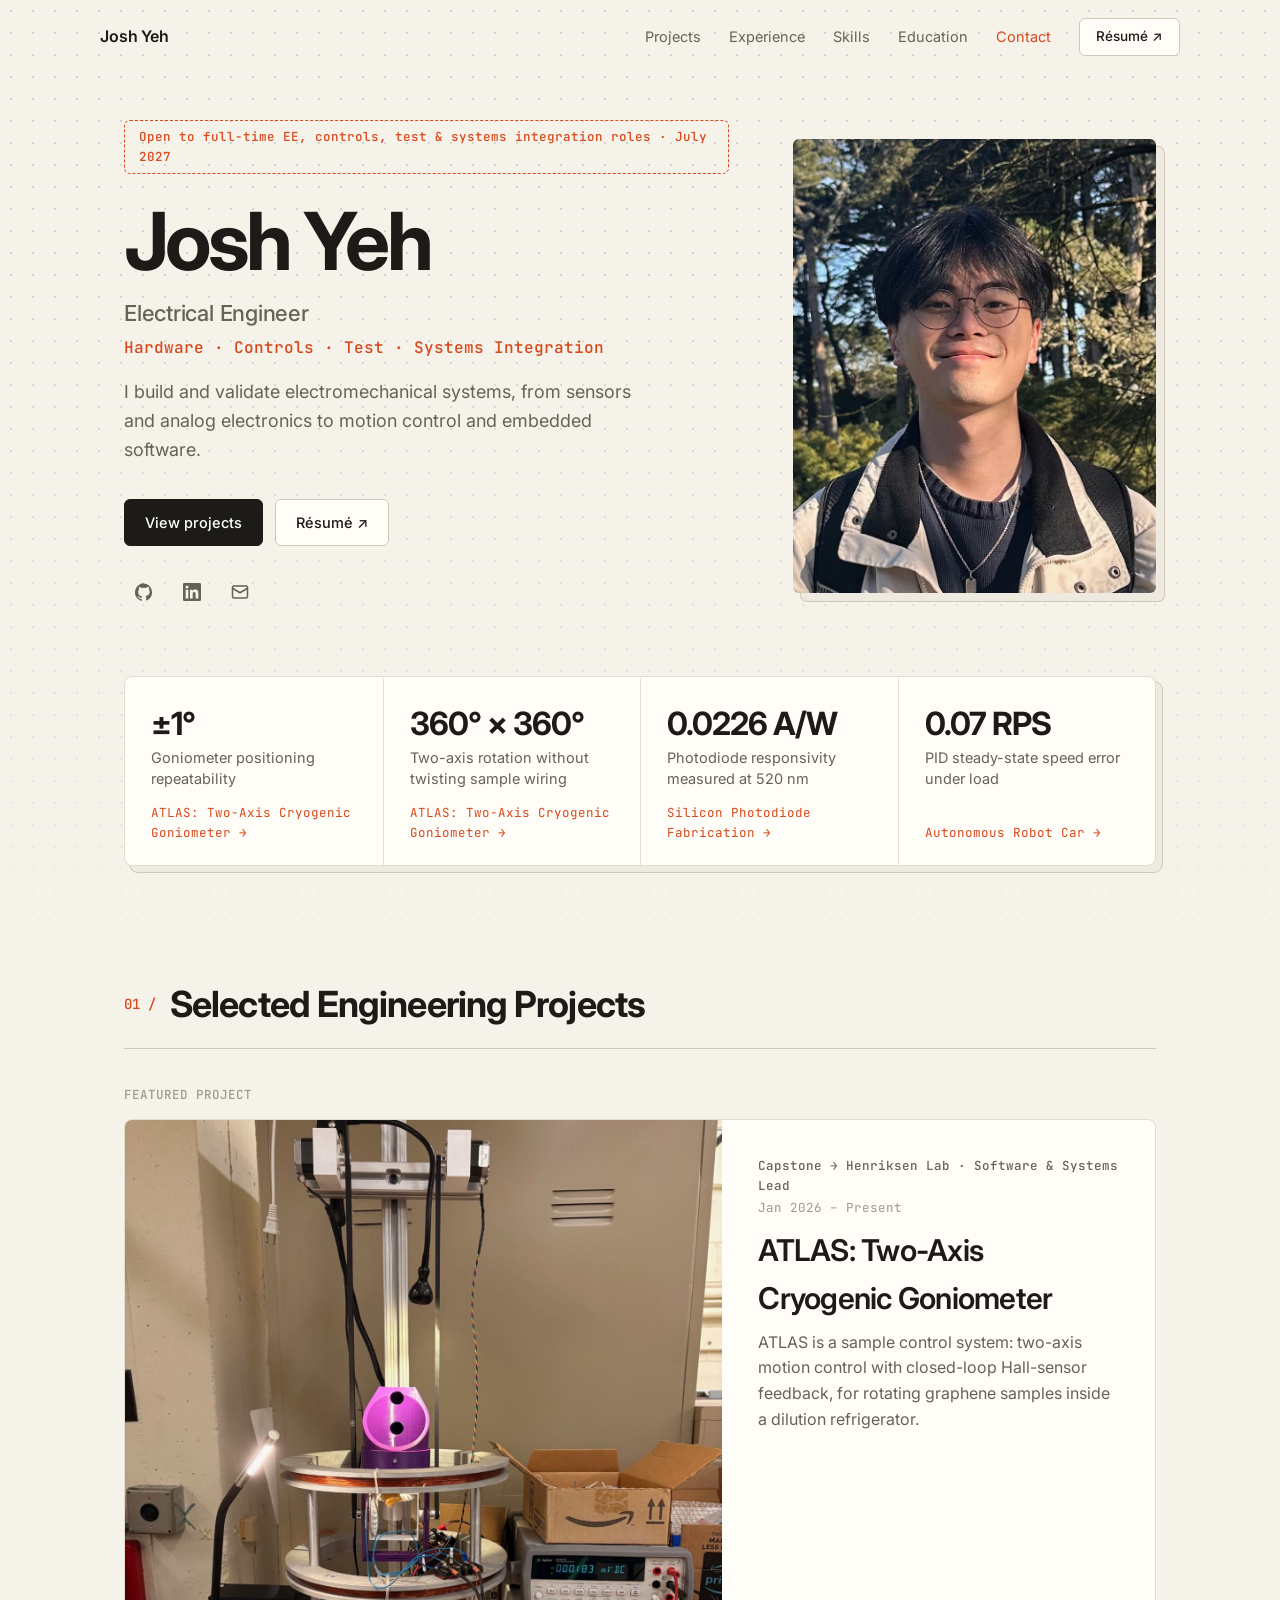
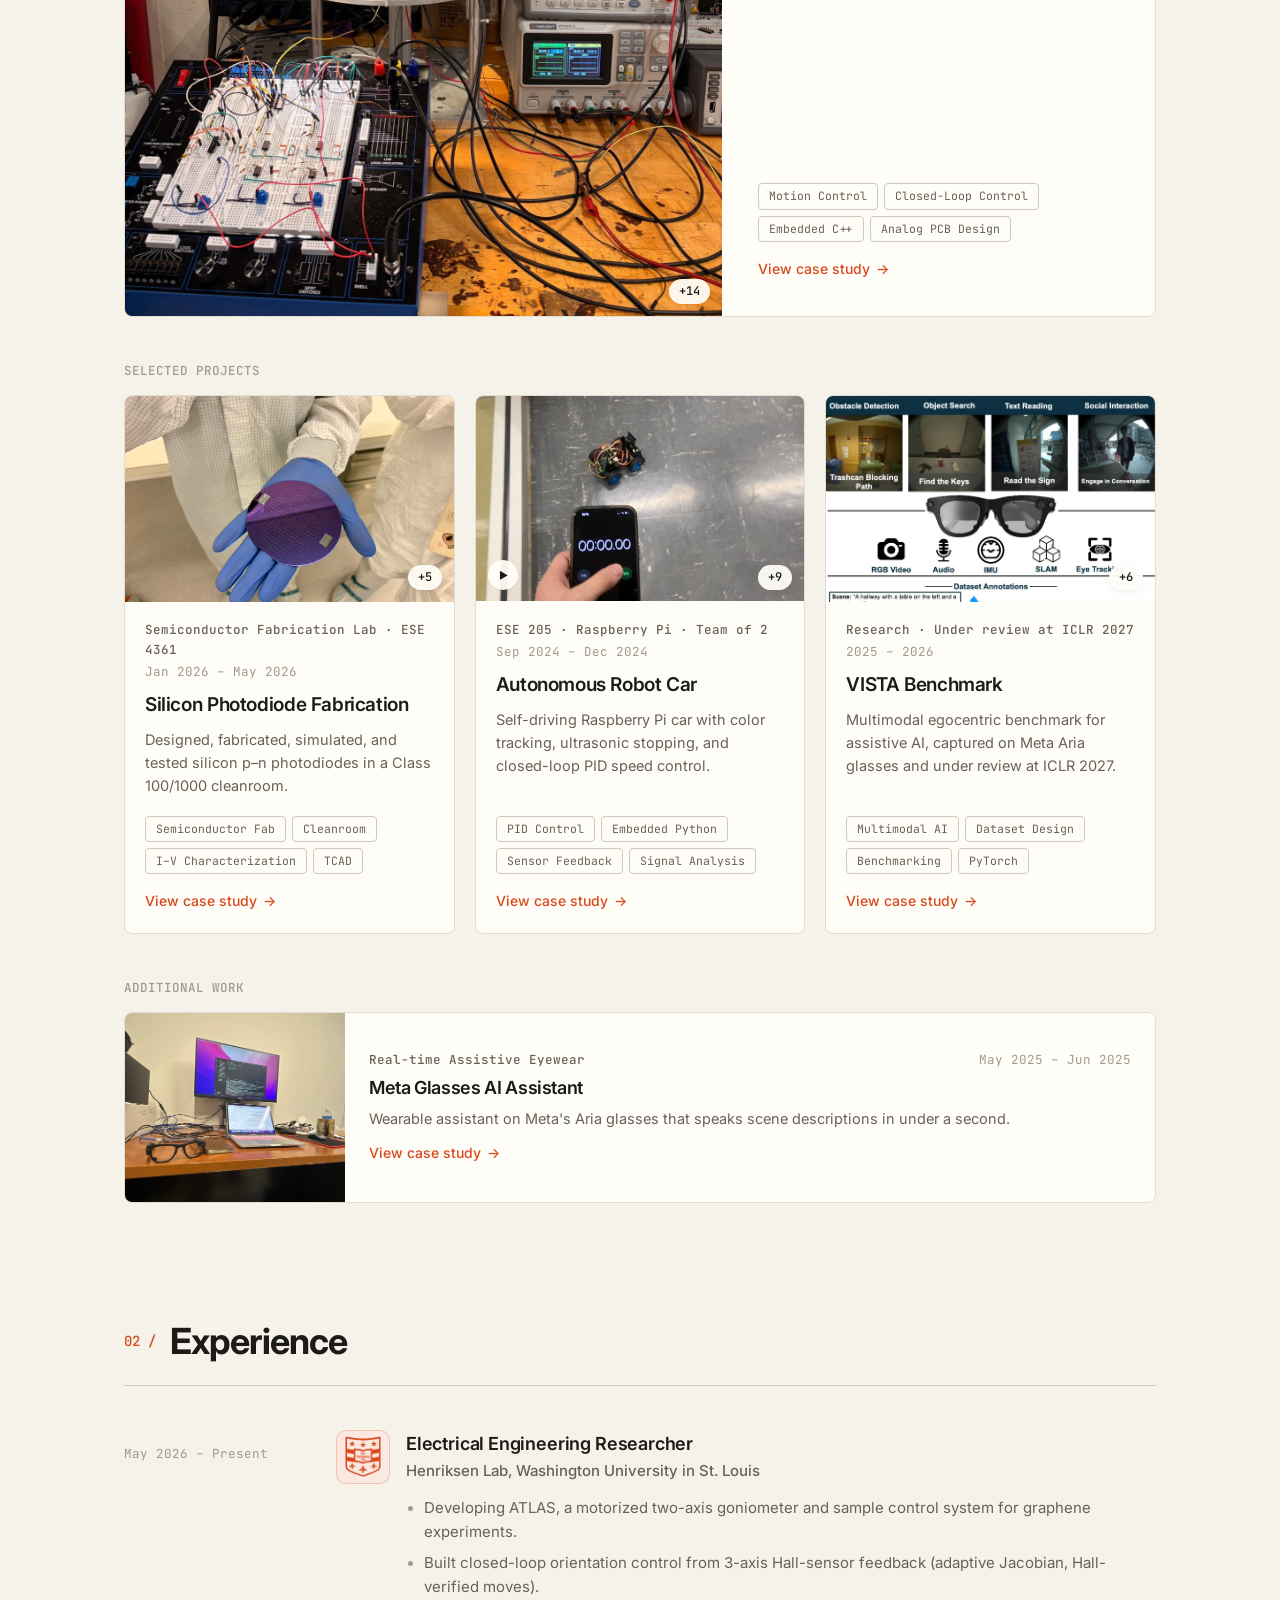
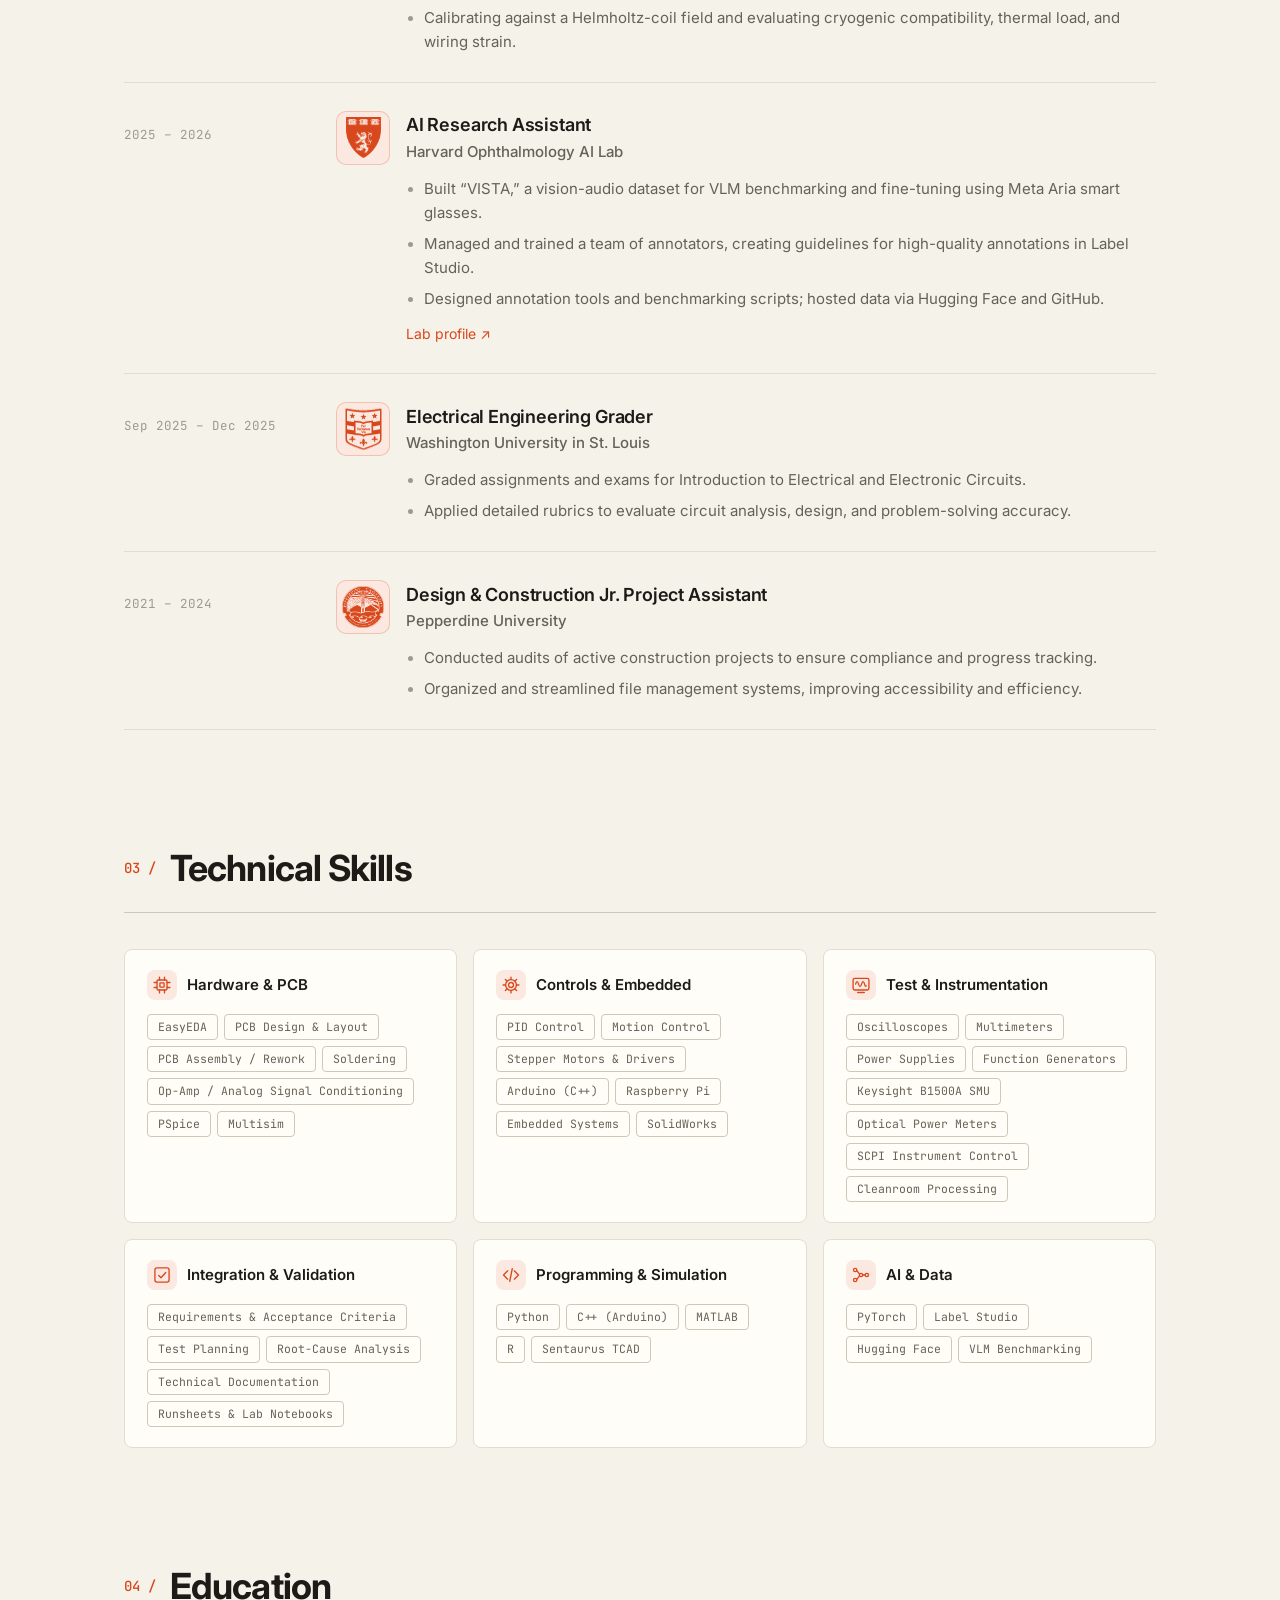
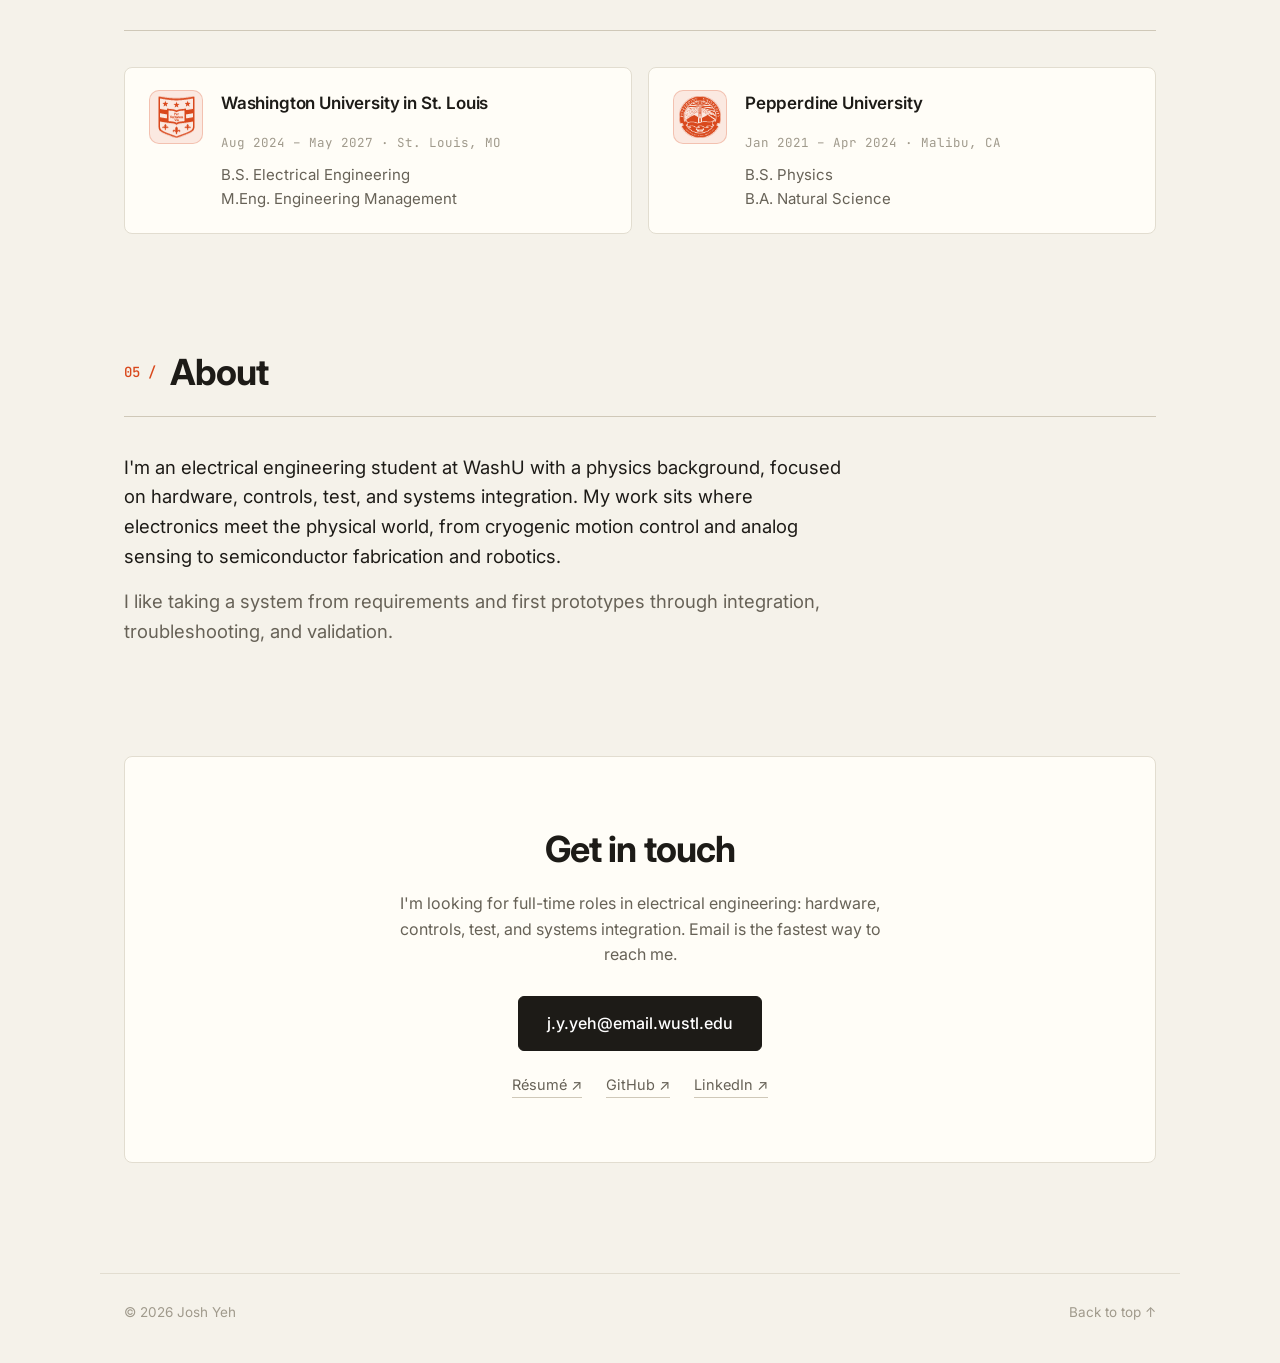
<file: index.html>
<!DOCTYPE html>
<html lang="en">
<head>
  <meta charset="UTF-8" />
  <meta name="viewport" content="width=device-width, initial-scale=1.0" />
  <title>Josh Yeh · Electrical Engineer | Hardware, Controls, Test &amp; Systems Integration</title>
  <meta name="description" content="Josh Yeh is an electrical engineer who builds and validates electromechanical systems: cryogenic motion control, analog sensing and PCB design, cleanroom photodiode fabrication, and PID-controlled robotics." />
  <link rel="canonical" href="https://joshyeh1.github.io/cv/" />
  <meta property="og:title" content="Josh Yeh · Electrical Engineer" />
  <meta property="og:description" content="Hardware · Controls · Test · Systems Integration. Engineering projects in cryogenic motion control, semiconductor fabrication, and closed-loop control." />
  <meta property="og:type" content="website" />
  <meta property="og:url" content="https://joshyeh1.github.io/cv/" />
  <meta property="og:image" content="https://joshyeh1.github.io/cv/assets/img/og-card.jpg" />
  <meta property="og:image:width" content="1200" />
  <meta property="og:image:height" content="630" />
  <meta property="og:image:alt" content="Josh Yeh, Electrical Engineer, with a photo of the two-axis goniometer test setup" />
  <meta name="twitter:card" content="summary_large_image" />
  <meta name="twitter:title" content="Josh Yeh · Electrical Engineer" />
  <meta name="twitter:description" content="Hardware · Controls · Test · Systems Integration." />
  <meta name="twitter:image" content="https://joshyeh1.github.io/cv/assets/img/og-card.jpg" />
  <link rel="icon" href="data:image/svg+xml,<svg xmlns='http://www.w3.org/2000/svg' viewBox='0 0 32 32'><circle cx='16' cy='16' r='16' fill='%23d9481c'/><text x='16' y='21' font-family='Helvetica,Arial,sans-serif' font-size='13' font-weight='700' fill='white' text-anchor='middle'>JY</text></svg>" />
  <script>document.documentElement.classList.add("js")</script>
  <link rel="preconnect" href="https://fonts.googleapis.com" />
  <link rel="preconnect" href="https://fonts.gstatic.com" crossorigin />
  <link href="https://fonts.googleapis.com/css2?family=Inter:wght@400;500;600;700&family=JetBrains+Mono:wght@400;500&display=swap" rel="stylesheet" />
  <link rel="stylesheet" href="styles.css?v=3" />
  <link rel="stylesheet" href="themes.css?v=3" />
</head>
<body>
  <a class="skip-link" href="#projects">Skip to projects</a>

  <header class="nav" id="nav">
    <a href="#top" class="nav-logo">Josh Yeh</a>
    <button class="nav-toggle" id="nav-toggle" aria-expanded="false" aria-controls="nav-links">Menu</button>
    <nav class="nav-links" id="nav-links" aria-label="Primary">
      <a href="#projects">Projects</a>
      <a href="#experience">Experience</a>
      <a href="#skills">Skills</a>
      <a href="#education">Education</a>
      <a href="#contact">Contact</a>
      <a class="btn btn-sm" href="assets/Josh_Yeh_Resume_EE.pdf" target="_blank" rel="noopener">Résumé ↗</a>
    </nav>
  </header>

  <main id="top">
    <!-- HERO -->
    <section class="hero" aria-labelledby="hero-name">
      <div class="hero-text reveal">
        <p class="eyebrow">Open to full-time EE, controls, test &amp; systems integration roles · July 2027</p>
        <h1 id="hero-name">Josh Yeh</h1>
        <p class="hero-role">Electrical Engineer<span class="hero-focus">Hardware · Controls · Test · Systems Integration</span></p>
        <p class="hero-tagline">I build and validate electromechanical systems, from sensors and analog electronics to motion control and embedded software.</p>
        <div class="hero-cta">
          <a href="#projects" class="btn btn-primary">View projects</a>
          <a href="assets/Josh_Yeh_Resume_EE.pdf" class="btn" target="_blank" rel="noopener">Résumé ↗</a>
        </div>
        <div class="hero-social">
          <a class="icon-link" href="https://github.com/JoshYeh1" target="_blank" rel="noopener" aria-label="GitHub"><svg viewBox="0 0 24 24" fill="currentColor" aria-hidden="true"><path d="M12 .5a12 12 0 0 0-3.8 23.4c.6.1.8-.3.8-.6v-2.2c-3.3.7-4-1.4-4-1.4-.6-1.4-1.4-1.8-1.4-1.8-1-.7.1-.7.1-.7 1.2.1 1.8 1.2 1.8 1.2 1 1.8 2.8 1.3 3.5 1 .1-.8.4-1.3.7-1.6-2.7-.3-5.5-1.3-5.5-6 0-1.2.5-2.3 1.2-3.1-.1-.3-.5-1.5.1-3.2 0 0 1-.3 3.3 1.2a11.5 11.5 0 0 1 6 0C17.3 4.6 18.3 5 18.3 5c.7 1.7.2 2.9.1 3.2.8.8 1.2 1.9 1.2 3.1 0 4.6-2.8 5.6-5.5 5.9.4.4.8 1.1.8 2.2v3.3c0 .3.2.7.8.6A12 12 0 0 0 12 .5Z"/></svg></a>
          <a class="icon-link" href="https://www.linkedin.com/in/joshua-yeh-profile" target="_blank" rel="noopener" aria-label="LinkedIn"><svg viewBox="0 0 24 24" fill="currentColor" aria-hidden="true"><path d="M20.4 20.5h-3.6v-5.6c0-1.3 0-3-1.8-3s-2.1 1.4-2.1 2.9v5.7H9.3V9h3.4v1.6h.1c.5-.9 1.6-1.8 3.4-1.8 3.6 0 4.3 2.4 4.3 5.5v6.2ZM5.3 7.4a2.1 2.1 0 1 1 0-4.2 2.1 2.1 0 0 1 0 4.2ZM7.1 20.5H3.5V9h3.6v11.5ZM22.2 0H1.8C.8 0 0 .8 0 1.7v20.6c0 .9.8 1.7 1.8 1.7h20.4c1 0 1.8-.8 1.8-1.7V1.7C24 .8 23.2 0 22.2 0Z"/></svg></a>
          <a class="icon-link" href="mailto:j.y.yeh@email.wustl.edu" aria-label="Email"><svg viewBox="0 0 24 24" fill="none" stroke="currentColor" stroke-width="2" stroke-linecap="round" stroke-linejoin="round" aria-hidden="true"><rect x="2" y="4" width="20" height="16" rx="2"/><path d="m22 7-10 6L2 7"/></svg></a>
        </div>
      </div>
      <div class="hero-visual reveal">
        <div class="photo-frame"><img src="assets/img/headshot.jpg" alt="Portrait of Josh Yeh" width="1265" height="949" /></div>
      </div>
    </section>

    <!-- ENGINEERING HIGHLIGHTS (rendered from data.js) -->
    <section class="stats reveal" id="stats" aria-label="Engineering highlights"></section>

    <!-- PROJECTS -->
    <section class="section" id="projects" aria-labelledby="projects-title">
      <div class="section-head reveal">
        <h2 id="projects-title">Selected Engineering Projects</h2>
      </div>
      <div id="project-list">
        <noscript>
          <ul class="noscript-list">
            <li><a href="project.html?id=goniometer">ATLAS: Two-Axis Cryogenic Goniometer</a>: two-axis motion control, firmware, and Hall-sensor electronics for a dilution refrigerator.</li>
            <li><a href="project.html?id=photodiode">Silicon Photodiode Fabrication</a>: cleanroom fabrication, TCAD simulation, and I–V / responsivity testing.</li>
            <li><a href="project.html?id=robot">Autonomous Robot Car</a>: PID speed control, color tracking, and sensor feedback on a Raspberry Pi.</li>
            <li><a href="project.html?id=vista">VISTA Benchmark</a>: multimodal egocentric benchmark for assistive AI.</li>
            <li><a href="project.html?id=aria">Meta Glasses AI Assistant</a>: real-time scene descriptions on Meta Aria glasses.</li>
          </ul>
        </noscript>
      </div>
    </section>

    <!-- EXPERIENCE -->
    <section class="section" id="experience" aria-labelledby="experience-title">
      <div class="section-head reveal">
        <h2 id="experience-title">Experience</h2>
      </div>
      <ol class="timeline" id="timeline"></ol>
    </section>

    <!-- SKILLS -->
    <section class="section" id="skills" aria-labelledby="skills-title">
      <div class="section-head reveal">
        <h2 id="skills-title">Technical Skills</h2>
      </div>
      <div class="skills-grid" id="skills-grid"></div>
    </section>

    <!-- EDUCATION -->
    <section class="section" id="education" aria-labelledby="education-title">
      <div class="section-head reveal">
        <h2 id="education-title">Education</h2>
      </div>
      <div class="edu" id="edu"></div>
    </section>

    <!-- ABOUT -->
    <section class="section" id="about" aria-labelledby="about-title">
      <div class="section-head reveal">
        <h2 id="about-title">About</h2>
      </div>
      <div class="about-body reveal">
        <p>I'm an electrical engineering student at WashU with a physics background, focused on hardware, controls, test, and systems integration. My work sits where electronics meet the physical world, from cryogenic motion control and analog sensing to semiconductor fabrication and robotics.</p>
        <p>I like taking a system from requirements and first prototypes through integration, troubleshooting, and validation.</p>
      </div>
    </section>

    <!-- CONTACT -->
    <section class="section contact" id="contact" aria-labelledby="contact-title">
      <div class="contact-card reveal">
        <h2 id="contact-title">Get in touch</h2>
        <p>I'm looking for full-time roles in electrical engineering: hardware, controls, test, and systems integration. Email is the fastest way to reach me.</p>
        <a class="btn btn-primary btn-lg" href="mailto:j.y.yeh@email.wustl.edu">j.y.yeh@email.wustl.edu</a>
        <div class="contact-links">
          <a href="assets/Josh_Yeh_Resume_EE.pdf" target="_blank" rel="noopener">Résumé ↗</a>
          <a href="https://github.com/JoshYeh1" target="_blank" rel="noopener">GitHub ↗</a>
          <a href="https://www.linkedin.com/in/joshua-yeh-profile" target="_blank" rel="noopener">LinkedIn ↗</a>
        </div>
      </div>
    </section>
  </main>

  <footer class="footer">
    <span>© <span id="year">2026</span> Josh Yeh</span>
    <a href="#top">Back to top ↑</a>
  </footer>

  <script src="data.js?v=3"></script>
  <script src="common.js?v=3"></script>
  <script src="main.js?v=3"></script>
</body>
</html>
</file>
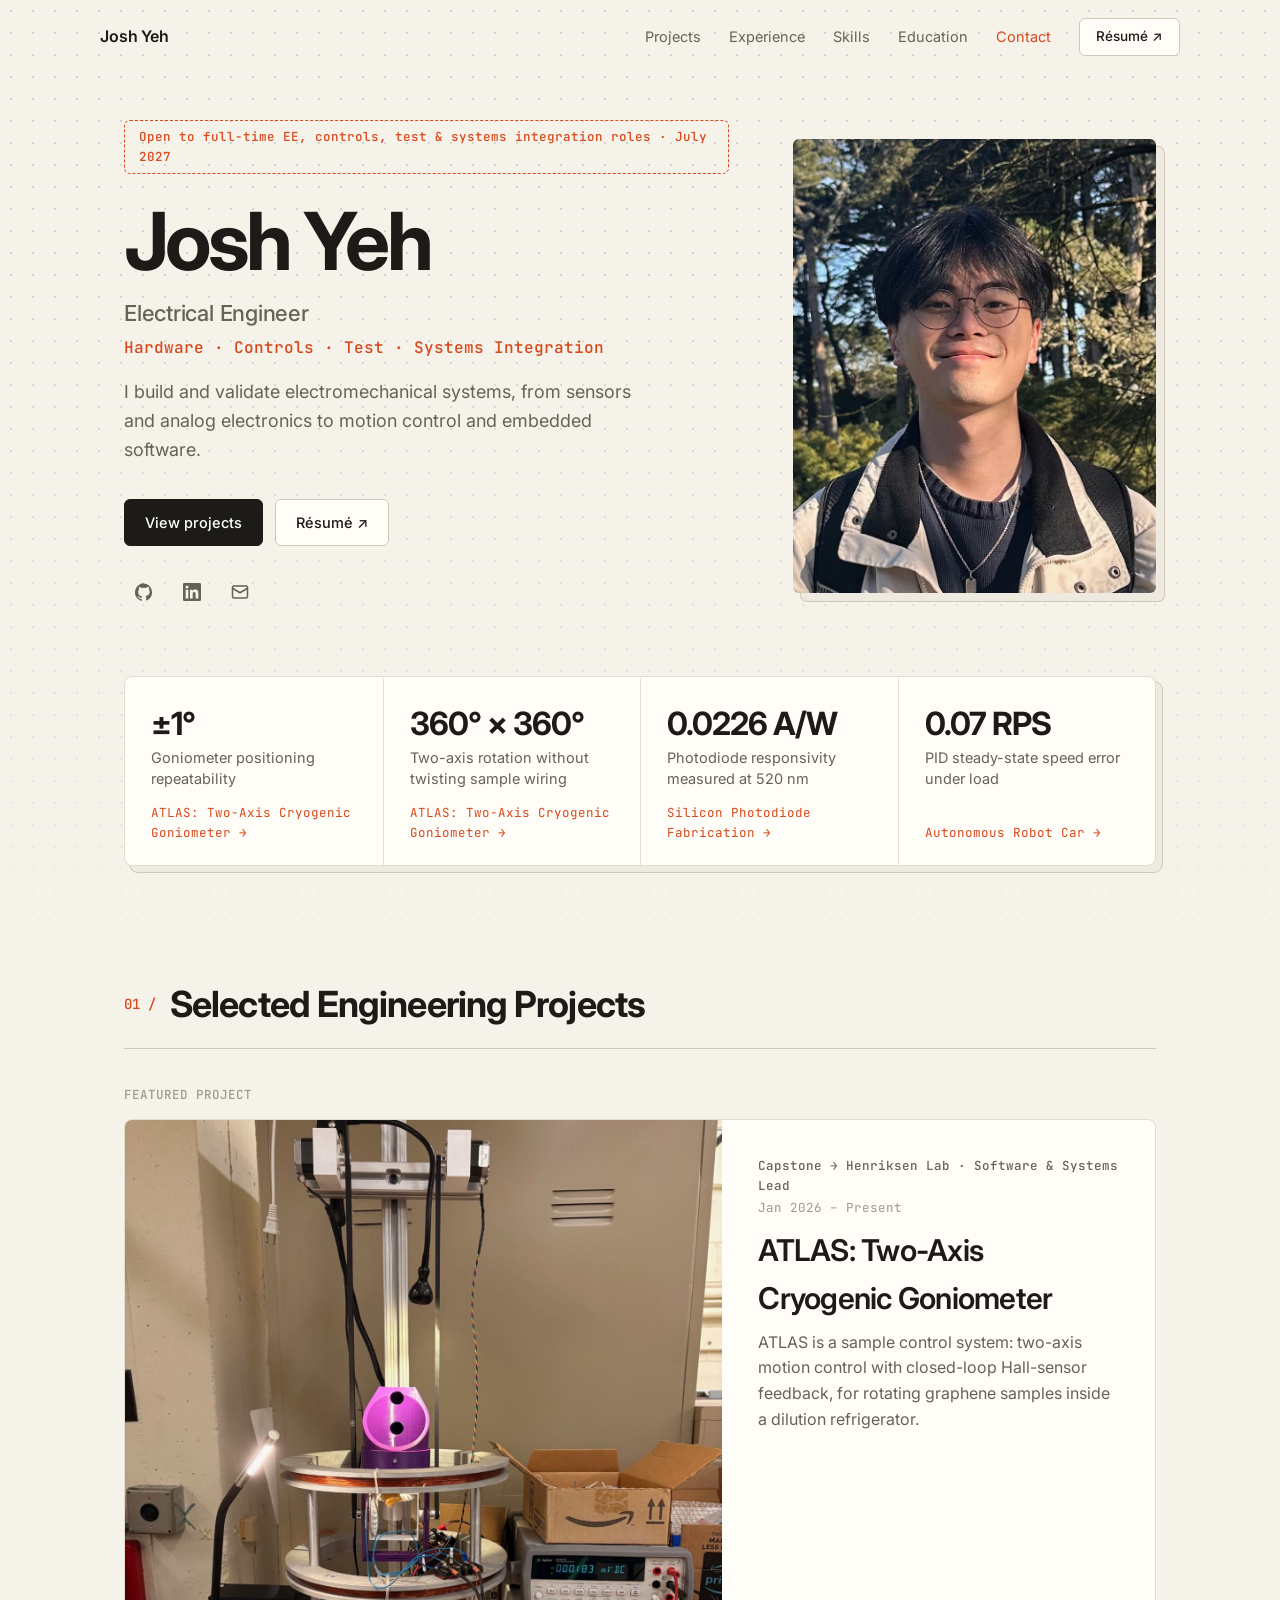
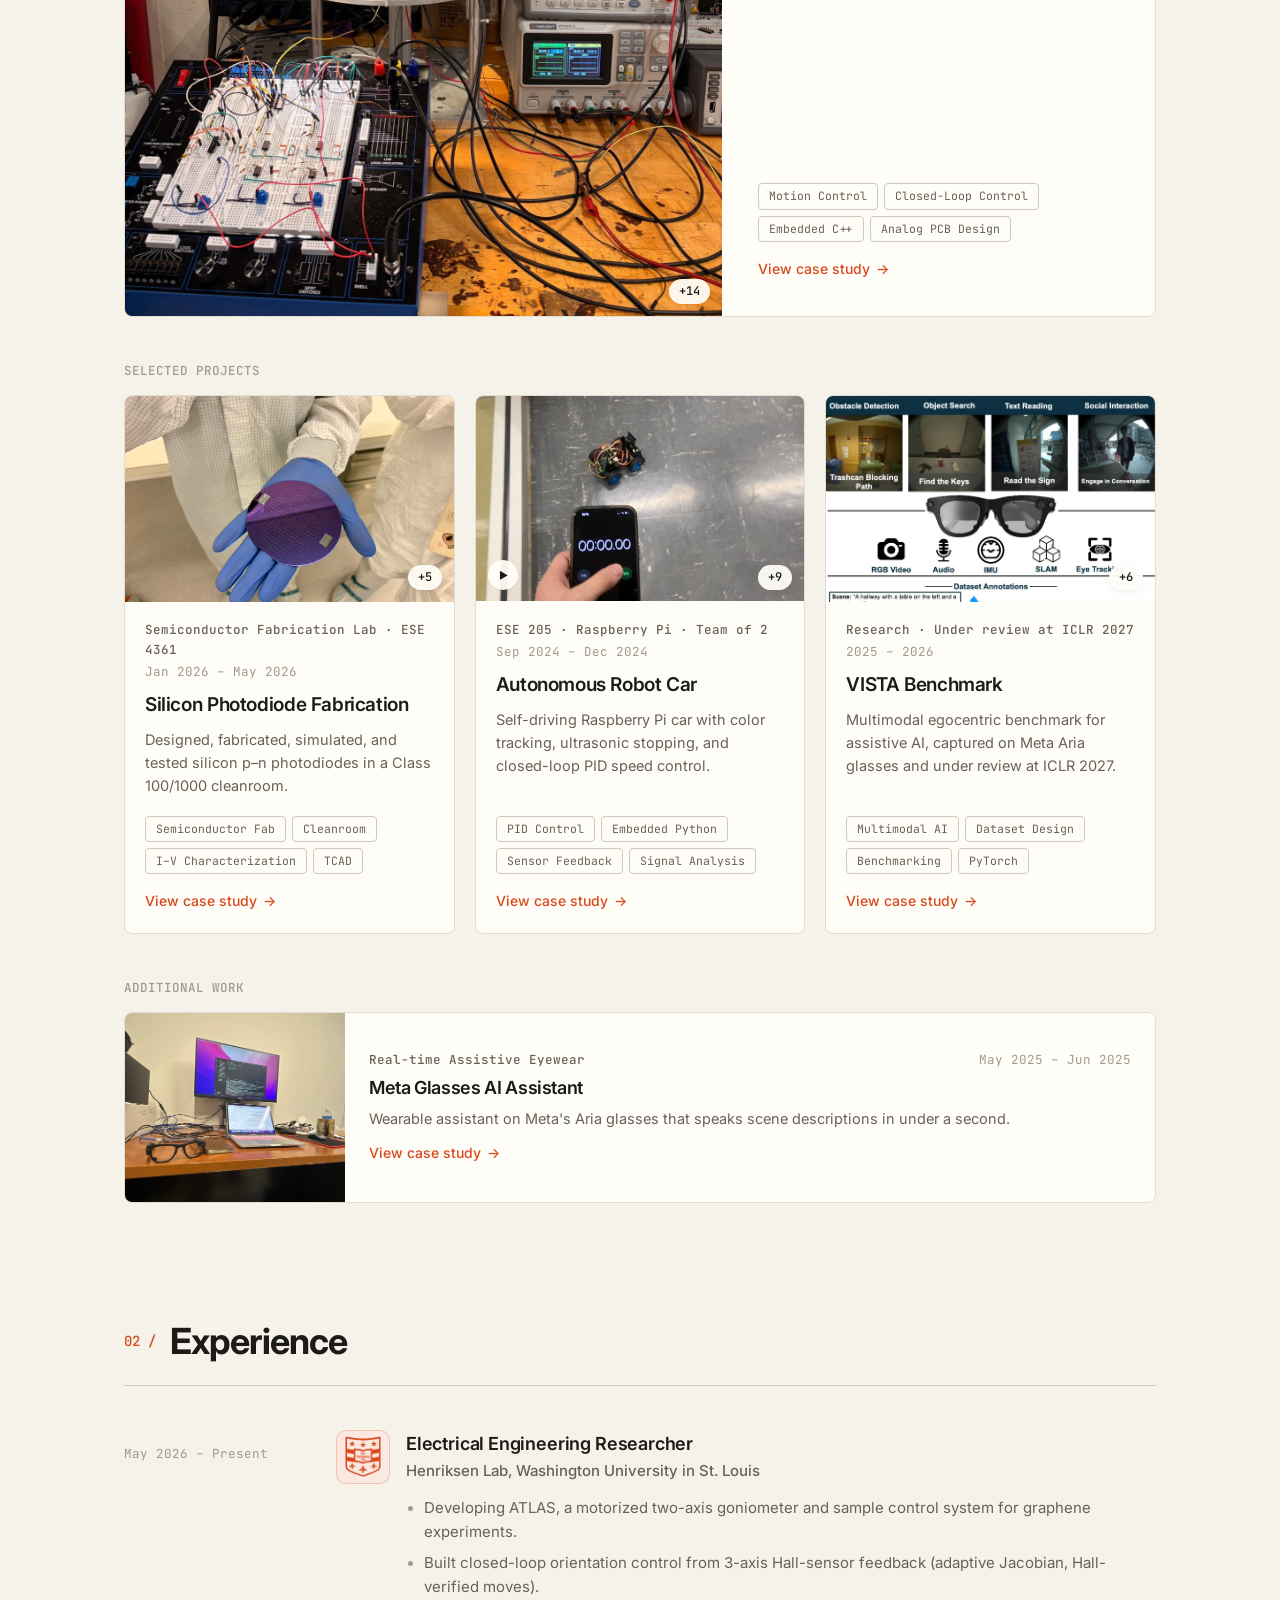
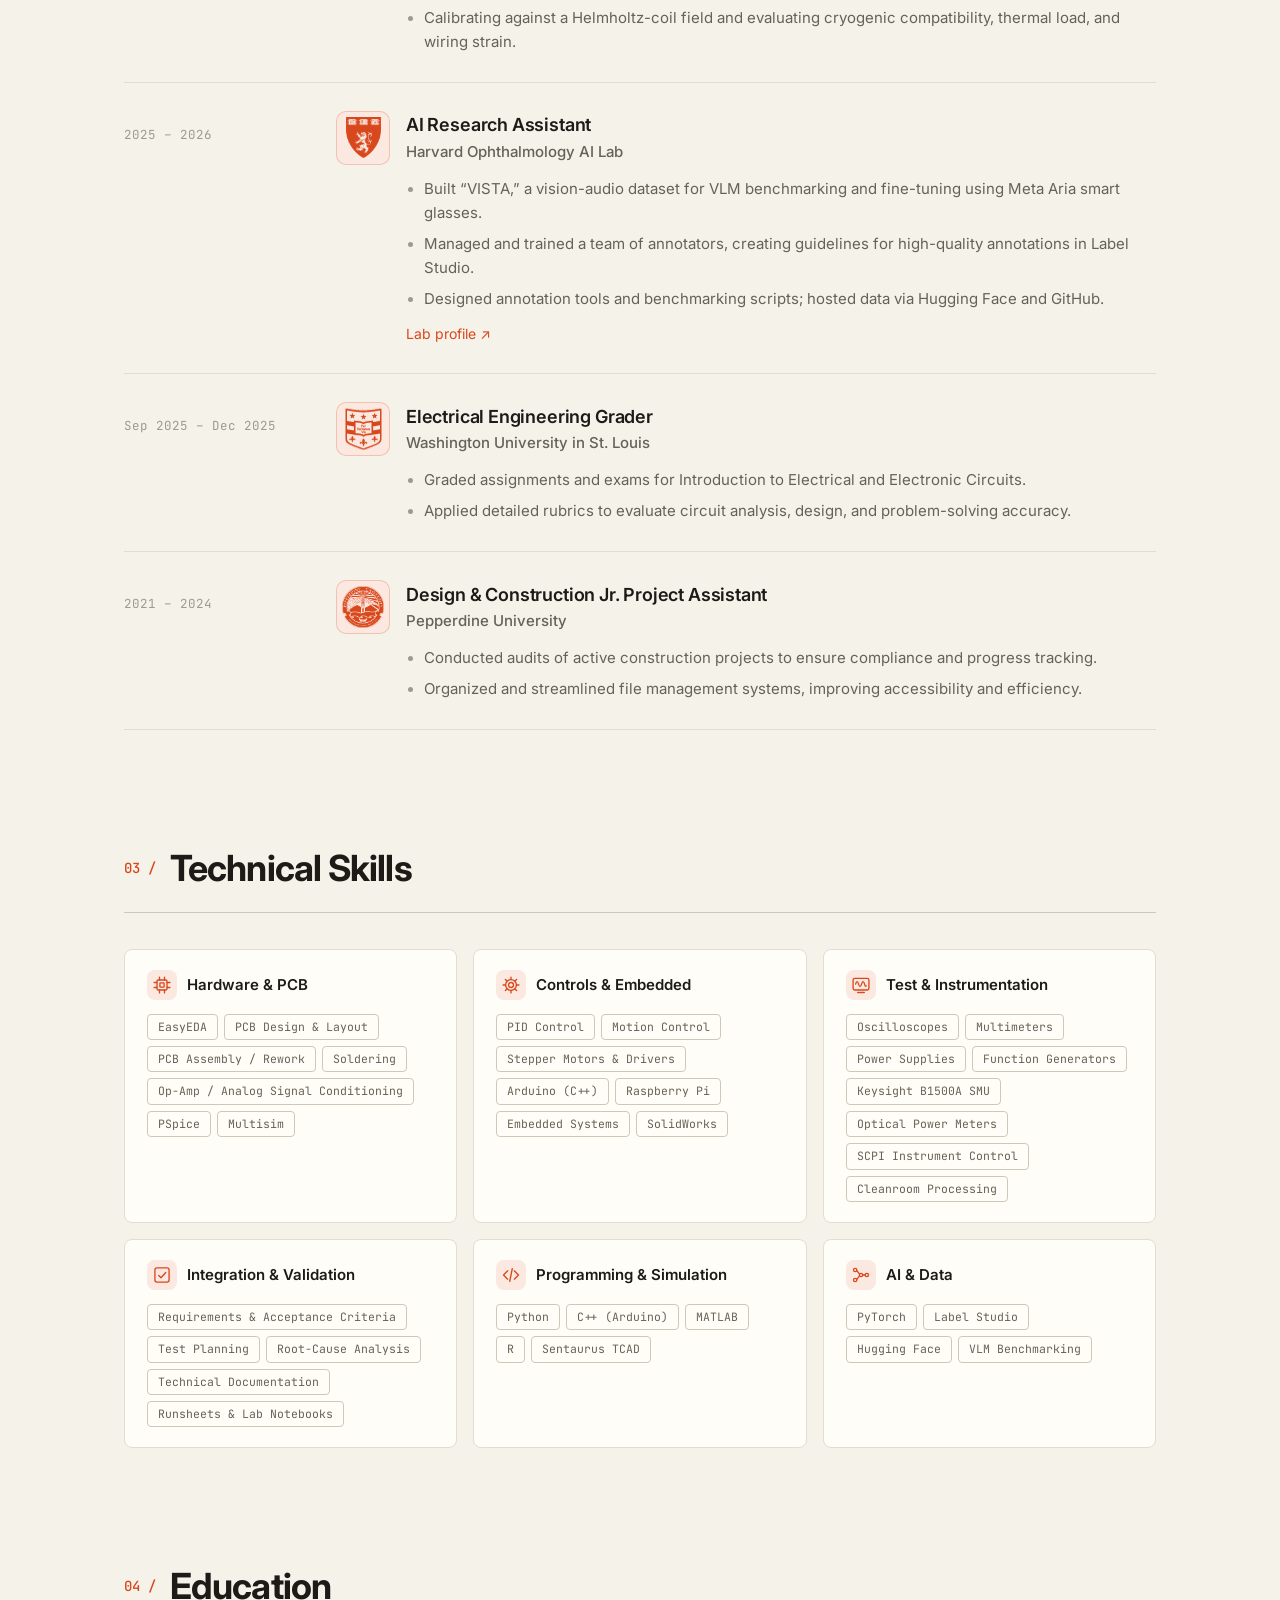
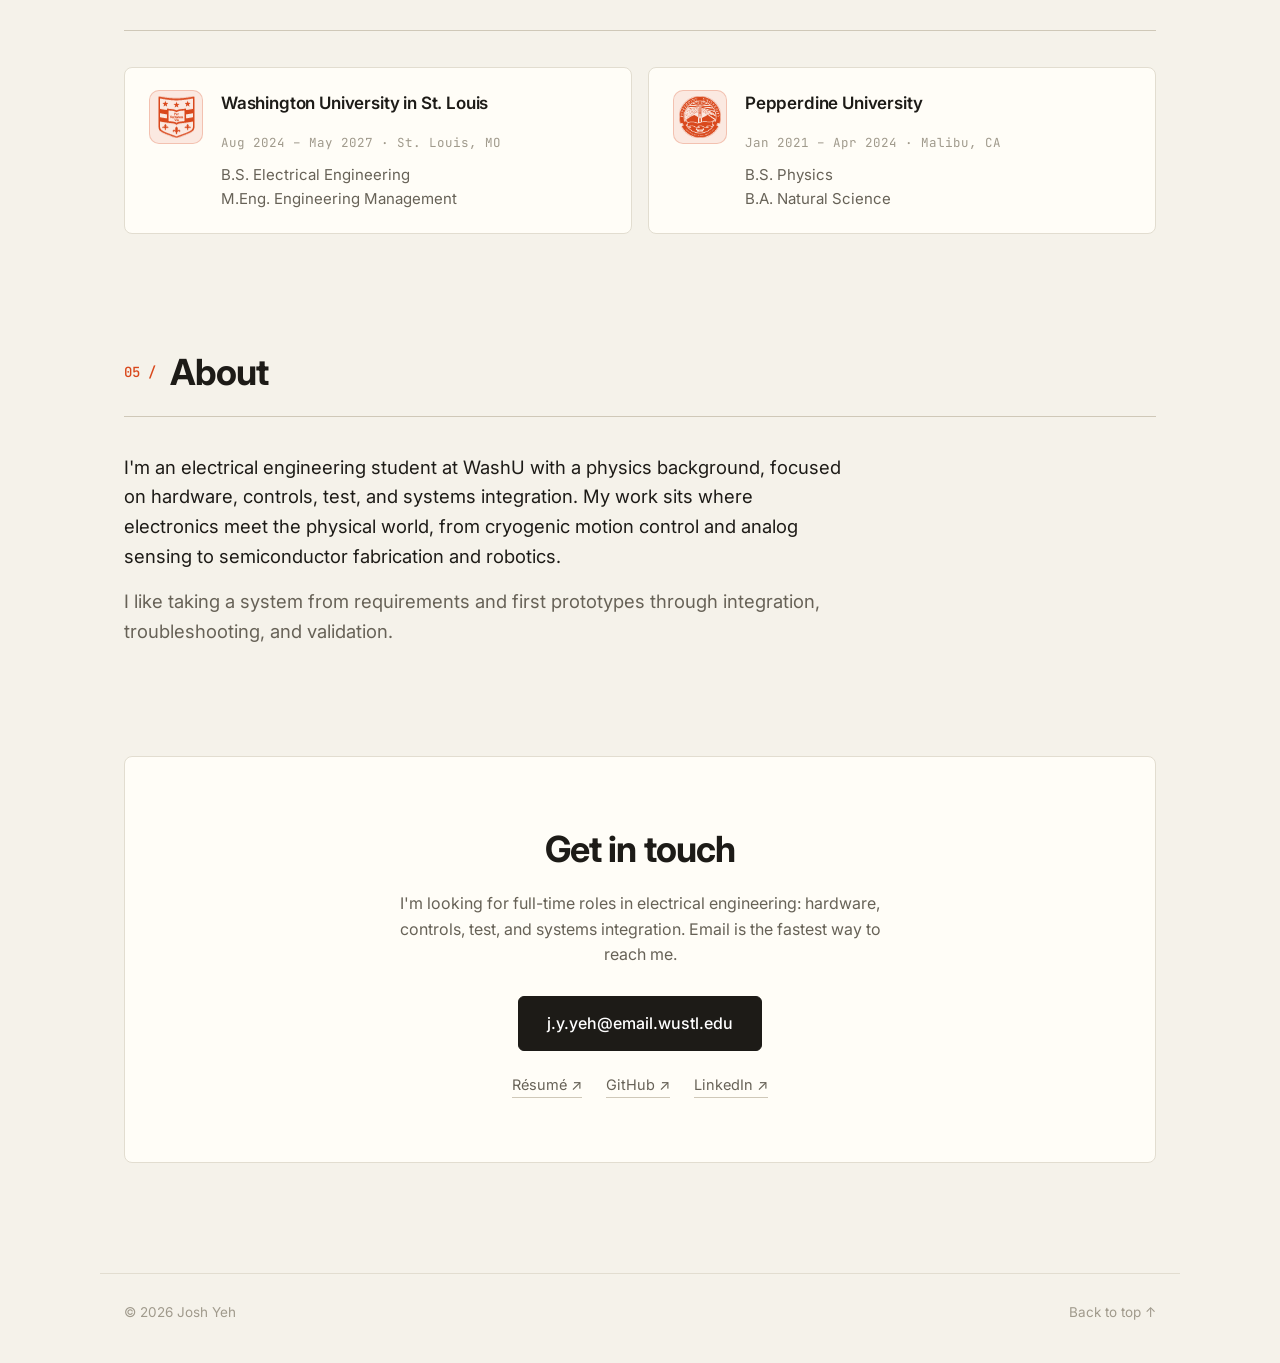
<file: project.html>
<!DOCTYPE html>
<html lang="en">
<head>
  <meta charset="UTF-8" />
  <meta name="viewport" content="width=device-width, initial-scale=1.0" />
  <title>Project — Josh Yeh</title>
  <meta name="description" content="Project details from Josh Yeh's Electrical Engineering portfolio." />
  <meta property="og:title" content="Josh Yeh · Electrical Engineer" />
  <meta property="og:description" content="Project details: hardware, controls, test, and systems integration." />
  <meta property="og:type" content="website" />
  <meta property="og:image" content="https://joshyeh1.github.io/cv/assets/img/og-card.jpg" />
  <meta property="og:image:width" content="1200" />
  <meta property="og:image:height" content="630" />
  <meta name="twitter:card" content="summary_large_image" />
  <link rel="canonical" href="https://joshyeh1.github.io/cv/" />
  <meta property="og:url" content="https://joshyeh1.github.io/cv/" />
  <link rel="icon" href="data:image/svg+xml,<svg xmlns='http://www.w3.org/2000/svg' viewBox='0 0 32 32'><circle cx='16' cy='16' r='16' fill='%23d9481c'/><text x='16' y='21' font-family='Helvetica,Arial,sans-serif' font-size='13' font-weight='700' fill='white' text-anchor='middle'>JY</text></svg>" />
  <script>document.documentElement.classList.add("js")</script>
  <link rel="preconnect" href="https://fonts.googleapis.com" />
  <link rel="preconnect" href="https://fonts.gstatic.com" crossorigin />
  <link href="https://fonts.googleapis.com/css2?family=Inter:wght@400;500;600;700&family=JetBrains+Mono:wght@400;500&display=swap" rel="stylesheet" />
  <link rel="stylesheet" href="styles.css?v=3" />
  <link rel="stylesheet" href="themes.css?v=3" />
</head>
<body class="project-page">
  <header class="nav" id="nav">
    <a href="index.html" class="nav-logo">Josh Yeh</a>
    <button class="nav-toggle" id="nav-toggle" aria-expanded="false" aria-controls="nav-links">Menu</button>
    <nav class="nav-links" id="nav-links" aria-label="Primary">
      <a href="index.html#projects" class="active">Projects</a>
      <a href="index.html#experience">Experience</a>
      <a href="index.html#skills">Skills</a>
      <a href="index.html#education">Education</a>
      <a href="index.html#contact">Contact</a>
      <a class="btn btn-sm" href="assets/Josh_Yeh_Resume_EE.pdf" target="_blank" rel="noopener">Résumé ↗</a>
    </nav>
  </header>

  <main id="project"><noscript><p class="noscript-list">This project page needs JavaScript. <a href="index.html">Back to the portfolio</a> · <a href="assets/Josh_Yeh_Resume_EE.pdf">Résumé (PDF)</a></p></noscript></main>

  <footer class="footer">
    <span>© <span id="year">2026</span> Josh Yeh</span>
    <a href="index.html#projects">← All projects</a>
  </footer>

  <!-- Full-screen photo/video viewer -->
  <div class="lightbox" id="lightbox" aria-hidden="true" role="dialog" aria-modal="true" aria-label="Media viewer">
    <button class="lb-close" data-close aria-label="Close">&times;</button>
    <button class="lb-nav prev" data-step="-1" aria-label="Previous">‹</button>
    <figure class="lb-figure">
      <div class="lb-stage" id="lb-stage"></div>
      <figcaption class="lb-caption"><span id="lb-count"></span><span id="lb-text"></span></figcaption>
    </figure>
    <button class="lb-nav next" data-step="1" aria-label="Next">›</button>
  </div>

  <script src="data.js?v=3"></script>
  <script src="common.js?v=3"></script>
  <script src="project.js?v=3"></script>
</body>
</html>
</file>
<file: styles.css>
:root {
  --bg: #fafaf9;
  --surface: #ffffff;
  --surface-2: #f4f4f3;
  --border: #e7e5e4;
  --border-strong: #d6d3d1;
  --text: #1c1917;
  --muted: #6b6560;
  --faint: #a8a29e;
  --accent: #1d4ed8;
  --accent-soft: #eef2ff;
  --radius: 16px;
  --maxw: 1080px;
  --shadow: 0 1px 2px rgba(28, 25, 23, 0.04), 0 4px 16px rgba(28, 25, 23, 0.04);
  --shadow-lg: 0 2px 4px rgba(28, 25, 23, 0.04), 0 16px 40px rgba(28, 25, 23, 0.08);
  --sans: "Inter", system-ui, -apple-system, "Segoe UI", Roboto, sans-serif;
  --mono: "JetBrains Mono", ui-monospace, SFMono-Regular, Menlo, monospace;
  --nav-bg: rgba(250, 250, 249, 0.85);
  --chip-bg: rgba(255, 255, 255, 0.92);
  --chip-hover: #fff;
  --primary-bg: var(--text);
  --primary-text: #fff;
  --primary-hover: #000;
}

* { box-sizing: border-box; margin: 0; padding: 0; }
html { scroll-behavior: smooth; scroll-padding-top: 80px; }
body {
  font-family: var(--sans);
  background: var(--bg);
  color: var(--text);
  line-height: 1.6;
  -webkit-font-smoothing: antialiased;
  overflow-x: hidden;
}
a { color: inherit; text-decoration: none; }
img, video { display: block; max-width: 100%; }

/* ---------- nav ---------- */
.nav {
  position: fixed; top: 0; left: 0; right: 0; z-index: 50;
  display: flex; align-items: center; justify-content: space-between;
  padding: 18px max(24px, calc((100vw - var(--maxw)) / 2));
  transition: background .3s, border-color .3s, padding .3s;
  border-bottom: 1px solid transparent;
}
.nav.scrolled {
  background: var(--nav-bg);
  backdrop-filter: saturate(180%) blur(12px);
  -webkit-backdrop-filter: saturate(180%) blur(12px);
  border-bottom-color: var(--border);
  padding-top: 12px; padding-bottom: 12px;
}
.nav-logo { font-weight: 600; font-size: 16px; letter-spacing: -0.01em; }
.nav-links { display: flex; align-items: center; gap: 28px; font-size: 14.5px; }
.nav-links a:not(.btn) { color: var(--muted); transition: color .2s; }
.nav-links a:not(.btn):hover { color: var(--text); }
.nav-links a.active { color: var(--accent); }
.nav-toggle { display: none; }
.skip-link { position: absolute; left: -999px; top: 8px; z-index: 200; background: var(--text); color: #fff; padding: 8px 14px; border-radius: 6px; }
.skip-link:focus { left: 12px; }
:focus-visible { outline: 2px solid var(--accent); outline-offset: 3px; }

/* ---------- buttons ---------- */
.btn {
  display: inline-flex; align-items: center; gap: 8px;
  padding: 11px 20px; border-radius: 999px;
  border: 1px solid var(--border-strong); background: var(--surface);
  font-size: 14.5px; font-weight: 500;
  transition: background .2s, border-color .2s, color .2s, box-shadow .2s;
}
.btn:hover { border-color: var(--text); }
.btn-primary { background: var(--primary-bg); color: var(--primary-text); border-color: var(--primary-bg); }
.btn-primary:hover { background: var(--primary-hover); border-color: var(--primary-hover); box-shadow: var(--shadow); }
.btn-sm { padding: 7px 16px; font-size: 13.5px; }
.btn-lg { padding: 14px 28px; font-size: 16px; }

/* ---------- layout ---------- */
main { max-width: var(--maxw); margin: 0 auto; padding: 0 24px; }
.section { padding: 110px 0 0; }
.section-head { margin-bottom: 36px; }
h2 { font-size: clamp(28px, 3.6vw, 36px); letter-spacing: -0.025em; font-weight: 700; }

/* ---------- hero ---------- */
.hero {
  display: grid; grid-template-columns: 1.25fr 0.75fr;
  align-items: center; gap: 64px; padding: 120px 0 64px;
}
.eyebrow {
  display: inline-block; font-size: 13.5px; font-weight: 500; color: var(--accent);
  background: var(--accent-soft); padding: 6px 14px; border-radius: 999px; margin-bottom: 26px;
}
.hero h1 { font-size: clamp(48px, 7.5vw, 80px); line-height: 1.02; letter-spacing: -0.045em; font-weight: 700; }
.hero-role { margin-top: 14px; font-size: 22px; font-weight: 500; color: var(--muted); letter-spacing: -0.01em; }
.hero-focus { display: block; margin-top: 4px; font-size: 16px; font-weight: 500; color: var(--accent); letter-spacing: 0; }
.hero-tagline { margin-top: 18px; font-size: 18px; color: var(--muted); max-width: 540px; }
.hero-cta { display: flex; flex-wrap: wrap; gap: 12px; margin-top: 34px; }
.hero-social { display: flex; gap: 8px; margin-top: 26px; }
.hero-social.center { justify-content: center; }
.icon-link {
  display: grid; place-items: center; width: 40px; height: 40px;
  border-radius: 50%; color: var(--muted); transition: color .2s, background .2s;
}
.icon-link:hover { color: var(--text); background: var(--surface-2); }
.icon-link svg { width: 18px; height: 18px; }

.hero-visual { position: relative; }
.photo-frame {
  aspect-ratio: 4 / 5; border-radius: 24px; overflow: hidden;
  background: var(--surface-2); box-shadow: var(--shadow-lg);
  display: grid; place-items: center;
}
.photo-frame img { width: 100%; height: 100%; object-fit: cover; object-position: 48% 35%; }
.photo-frame .initials { font-size: 72px; font-weight: 700; color: var(--faint); letter-spacing: -0.04em; }

/* ---------- headline stats ---------- */
.stats {
  display: grid; grid-template-columns: repeat(4, 1fr);
  background: var(--surface); border: 1px solid var(--border); border-radius: var(--radius); overflow: hidden;
}
.stat { display: flex; flex-direction: column; gap: 6px; padding: 26px 26px 22px; transition: background .2s; }
.stat + .stat { border-left: 1px solid var(--border); }
.stat:hover { background: var(--surface-2); }
.stat-value { font-size: clamp(22px, 2.5vw, 34px); font-weight: 700; letter-spacing: -0.03em; line-height: 1.1; white-space: nowrap; }
.stat-label { font-size: 14.5px; color: var(--muted); line-height: 1.45; flex: 1; }
.stat-link { font-size: 12.5px; color: var(--accent); margin-top: 8px; }
.stat:hover .stat-link { text-decoration: underline; }

/* ---------- about ---------- */
.about-body { display: grid; gap: 16px; max-width: 720px; font-size: 18.5px; color: var(--muted); }
.about-body p:first-child { color: var(--text); }

/* ---------- projects ---------- */
.project-group + .project-group { margin-top: 44px; }
.group-label { font-size: 12.5px; font-weight: 500; letter-spacing: .06em; text-transform: uppercase; color: var(--faint); margin-bottom: 14px; }
.project-grid-featured { display: grid; }
.project-grid { display: grid; grid-template-columns: repeat(3, 1fr); gap: 20px; }
.project-grid .project-info { padding: 18px 20px 20px; }
.project-grid .project-info h3 { font-size: 19px; }
.project-grid .project-info p { font-size: 14.5px; }
.project-grid-additional { display: grid; }
.project-card {
  position: relative; display: flex; flex-direction: column;
  background: var(--surface); border: 1px solid var(--border); border-radius: var(--radius);
  overflow: hidden; cursor: pointer;
  transition: transform .35s cubic-bezier(.2,.8,.2,1), box-shadow .35s, border-color .3s;
}
.project-card:hover { transform: translateY(-3px); box-shadow: var(--shadow-lg); border-color: var(--border-strong); }
.project-card:focus-visible { outline: 2px solid var(--accent); outline-offset: 3px; }
.project-cover { position: relative; aspect-ratio: 16/10; overflow: hidden; background: var(--surface-2); }
.project-cover img, .project-cover video { width: 100%; height: 100%; object-fit: cover; transition: transform .7s cubic-bezier(.2,.8,.2,1); }
.project-card:hover .project-cover img, .project-card:hover .project-cover video { transform: scale(1.03); }
.project-cover img.fit-top { object-position: top; }
.project-cover img.fit-contain { object-fit: contain; background: #fff; padding: 4%; }
.project-cover .media-count {
  position: absolute; right: 12px; bottom: 12px; font-size: 12px; font-weight: 500; padding: 3px 10px;
  border-radius: 999px; background: var(--chip-bg); color: var(--text); box-shadow: var(--shadow);
}
.play-badge {
  position: absolute; left: 12px; bottom: 12px; width: 30px; height: 30px; border-radius: 50%;
  display: grid; place-items: center; font-size: 10px; padding-left: 2px; color: var(--text);
  background: var(--chip-bg); box-shadow: var(--shadow);
}
.placeholder { width: 100%; height: 100%; display: grid; place-items: center; background: var(--surface-2); }
.placeholder svg { width: 40%; height: auto; color: var(--faint); }
.project-info { padding: 22px 24px 24px; display: flex; flex-direction: column; gap: 8px; flex: 1; }
.project-meta { display: flex; flex-wrap: wrap; justify-content: space-between; gap: 2px 12px; font-size: 13px; color: var(--faint); }
.project-meta span:last-child { white-space: nowrap; }
.project-card.featured .project-meta { flex-direction: column; }
.project-meta .sub { color: var(--muted); font-weight: 500; }
.project-info h3 { font-size: 21px; letter-spacing: -0.02em; font-weight: 600; }
.project-info p { color: var(--muted); font-size: 15px; }
.tags { display: flex; flex-wrap: wrap; gap: 6px; margin-top: auto; padding-top: 10px; }
.tag { font-size: 12.5px; padding: 3px 10px; border-radius: 999px; color: var(--muted); background: var(--surface-2); }
.project-more { font-size: 14px; font-weight: 500; color: var(--accent); display: inline-flex; align-items: center; gap: 6px; margin-top: 8px; }
.project-more span { transition: transform .2s; }
.project-card:hover .project-more span { transform: translateX(3px); }

.project-card.featured { flex-direction: row; }
.project-card.additional { grid-column: 1 / -1; flex-direction: row; align-items: stretch; }
.project-card.additional .project-cover { flex: 0 0 220px; aspect-ratio: auto; min-height: 132px; }
.project-card.additional .project-cover .media-count { display: none; }
.project-card.additional .project-info { justify-content: center; padding: 18px 24px; gap: 4px; }
.project-card.additional h3 { font-size: 18px; }
.project-card.additional p { font-size: 14.5px; }
.project-card.featured .project-cover { flex: 0 0 58%; aspect-ratio: auto; min-height: 440px; }
.project-card.featured .project-info { justify-content: center; padding: 36px; }
.project-card.featured h3 { font-size: 30px; letter-spacing: -0.025em; }
.project-card.featured .project-info p { font-size: 16px; }

/* ---------- experience ---------- */
.timeline { list-style: none; border-top: 1px solid var(--border); }
.tl-item { border-bottom: 1px solid var(--border); }
.tl-card { padding: 28px 0; display: grid; grid-template-columns: 180px 1fr; column-gap: 32px; }
.tl-date { font-size: 14px; color: var(--faint); padding-top: 14px; }
.tl-title { display: flex; align-items: center; gap: 16px; }
.tl-title h3 { font-size: 18px; font-weight: 600; letter-spacing: -0.01em; }
.tl-org { color: var(--muted); font-size: 15px; font-weight: 500; }
.tl-body > ul { margin-left: 70px; }
.tl-body > .tl-links { margin-left: 70px; }
.tl-card ul, .bullets { list-style: none; margin-top: 12px; display: grid; gap: 7px; }
.tl-card li, .bullets li { position: relative; padding-left: 18px; color: var(--muted); font-size: 15px; }
.tl-card li::before, .bullets li::before {
  content: ""; position: absolute; left: 2px; top: 0.7em; width: 5px; height: 5px; border-radius: 50%; background: var(--faint);
}
.tl-links { display: flex; flex-wrap: wrap; gap: 14px; margin-top: 12px; font-size: 14px; }
.tl-links a { color: var(--accent); }
.tl-links a:hover { text-decoration: underline; }

/* ---------- skills + education ---------- */
.skills-grid { display: grid; grid-template-columns: repeat(auto-fill, minmax(300px, 1fr)); gap: 16px; }
.skill-group { background: var(--surface); border: 1px solid var(--border); border-radius: var(--radius); padding: 20px 22px; }
.skill-group h3 { display: flex; align-items: center; gap: 10px; font-size: 15px; font-weight: 600; margin-bottom: 14px; }
.skill-icon { width: 30px; height: 30px; padding: 5px; flex: none; color: var(--accent); background: var(--accent-soft); border-radius: 8px; }
.skill-group .tags { padding-top: 0; }
.edu { display: grid; grid-template-columns: repeat(2, 1fr); gap: 16px; }
.edu-card { display: flex; gap: 18px; align-items: flex-start; background: var(--surface); border: 1px solid var(--border); border-radius: var(--radius); padding: 22px 24px; }
.org-mark {
  flex: none; width: 54px; height: 54px; display: grid; place-items: center; border-radius: 10px;
  font-family: var(--mono); font-size: 15px; font-weight: 500; letter-spacing: 0.02em;
  color: var(--accent); background: var(--accent-soft); border: 1px solid rgba(217, 72, 28, 0.25);
}
.org-mark.has-logo span {
  width: 80%; height: 80%; background: var(--accent);
  -webkit-mask-repeat: no-repeat; mask-repeat: no-repeat;
  -webkit-mask-position: center; mask-position: center;
  -webkit-mask-size: contain; mask-size: contain;
}
.edu-card h3 { font-size: 17px; font-weight: 600; letter-spacing: -0.01em; }
.edu-card .tl-date { display: block; margin: 2px 0 10px; }
.edu-card p { color: var(--muted); font-size: 15px; }

/* ---------- contact ---------- */
.contact { padding-bottom: 110px; }
.contact-card { text-align: center; background: var(--surface); border: 1px solid var(--border); border-radius: 24px; padding: 64px 32px; }
.contact-card h2 { margin-bottom: 12px; }
.contact-card p { color: var(--muted); max-width: 500px; margin: 0 auto 28px; }
.contact-links { display: flex; justify-content: center; flex-wrap: wrap; gap: 8px 24px; margin-top: 22px; font-size: 14.5px; }
.contact-links a { color: var(--muted); border-bottom: 1px solid var(--border-strong); }
.contact-links a:hover { color: var(--accent); border-color: var(--accent); }
.noscript-list { display: grid; gap: 10px; padding-left: 20px; color: var(--muted); max-width: 760px; }
.noscript-list a { color: var(--accent); font-weight: 600; }

.footer {
  max-width: var(--maxw); margin: 0 auto; padding: 28px 24px 40px;
  display: flex; justify-content: space-between; flex-wrap: wrap; gap: 8px;
  color: var(--faint); font-size: 13.5px; border-top: 1px solid var(--border);
}
.footer a:hover { color: var(--text); }

/* ---------- project page ---------- */
.project-page main { max-width: 1248px; }
.project-page .nav, .project-page .footer { padding-left: max(24px, calc((100vw - 1200px) / 2)); padding-right: max(24px, calc((100vw - 1200px) / 2)); }
.project-page .footer { max-width: none; }
.pp { max-width: 1200px; margin: 0 auto; padding: 96px 0 40px; }
.pp-back { display: inline-block; font-size: 14px; color: var(--muted); margin-bottom: 22px; transition: color .2s; }
.pp-back:hover { color: var(--text); }

/* Top: text on the left, main media on the right */
.pp-top { display: grid; grid-template-columns: minmax(0, 1fr) minmax(0, 1.1fr); gap: 48px; align-items: start; }
.pp-header .project-meta { flex-direction: column; align-items: flex-start; gap: 2px; }
.pp h1 { font-size: clamp(32px, 3.6vw, 44px); line-height: 1.08; letter-spacing: -0.035em; font-weight: 700; margin: 10px 0 14px; }
.pp-summary { font-size: 17.5px; line-height: 1.55; color: var(--muted); }
.pp-header .tags { margin-top: 18px; padding-top: 0; }
.pp-header .highlights { margin-top: 24px; grid-template-columns: repeat(2, 1fr); gap: 10px; }
.pp-header .hl { padding: 12px 14px; }
.pp-header .hl-value { font-size: 22px; }
.pp-links { display: flex; gap: 10px; flex-wrap: wrap; margin-top: 20px; }
.kr-label { margin-top: 26px; font-size: 12px; letter-spacing: .06em; text-transform: uppercase; color: var(--faint); }
.pp-header .kr-label + .highlights { margin-top: 10px; }
.pp-text { max-width: 68ch; }
.pp > .pp-block { margin-top: 64px; }
.pp-tech .tags { padding-top: 0; }

/* System / Design spec list */
.spec { display: grid; border-top: 1px solid var(--border); }
.spec div { display: grid; grid-template-columns: 110px 1fr; gap: 14px; padding: 10px 0; border-bottom: 1px solid var(--border); }
.spec dt { font-size: 12px; letter-spacing: .04em; text-transform: uppercase; color: var(--faint); padding-top: 2px; }
.spec dd { font-size: 15px; line-height: 1.5; }

/* Test & iteration table */
.iter-wrap { border: 1px solid var(--border); border-radius: var(--radius); background: var(--surface); overflow: hidden; }
.iter-table { width: 100%; border-collapse: collapse; table-layout: fixed; }
.iter-table th { text-align: left; font-size: 12px; font-weight: 500; letter-spacing: .04em; text-transform: uppercase; color: var(--faint); padding: 12px 16px; border-bottom: 1px solid var(--border); }
.iter-table td { vertical-align: top; padding: 14px 16px; font-size: 15px; line-height: 1.5; }
.iter-table tbody tr + tr td { border-top: 1px solid var(--border); }
.iter-table td + td { position: relative; }
.iter-table td + td::before { content: "→"; position: absolute; left: -7px; top: 14px; color: var(--faint); font-size: 13px; }
.iter-table .iter-res { font-weight: 600; color: var(--text); }

.table-note { font-size: 12.5px; color: var(--faint); padding: 8px 18px 12px; }
.pp-more { margin-top: 26px; }
.pp-more summary { cursor: pointer; font-size: 14.5px; font-weight: 500; color: var(--muted); padding: 10px 0; }
.pp-more summary:hover { color: var(--text); }
.pp-gallery-sm { grid-template-columns: repeat(auto-fill, minmax(160px, 1fr)); margin-top: 10px; }

.pp-hero-wrap { margin: 0; position: sticky; top: 84px; }
.pp-hero { border-radius: var(--radius); overflow: hidden; background: var(--surface-2); border: 1px solid var(--border); display: grid; place-items: center; }
.pp-hero img, .pp-hero video { width: 100%; height: auto; max-height: min(66vh, 600px); object-fit: contain; display: block; }
.pp-hero video { background: #000; }
.pp-hero iframe { width: 100%; aspect-ratio: 16/9; border: 0; display: block; }
.pp-hero-btn { display: block; width: 100%; border: 0; padding: 0; background: none; cursor: zoom-in; }
.pp-hero-caption { font-size: 13.5px; color: var(--faint); margin-top: 10px; line-height: 1.5; }

/* Overview + What I did side by side */
.pp-cols { display: grid; grid-template-columns: minmax(0, 0.9fr) minmax(0, 1.1fr); gap: 48px; margin-top: 64px; }
.pp-cols-tight { margin-top: 0; }
.pp-cols .pp-block + .pp-block { margin-top: 36px; }
.pp-block-head { display: flex; align-items: baseline; flex-wrap: wrap; gap: 4px 16px; padding-bottom: 12px; margin-bottom: 18px; border-bottom: 1px solid var(--border); }
.pp-block-head h2 { font-size: 22px; letter-spacing: -0.02em; font-weight: 600; }
.pp-text { font-size: 16.5px; line-height: 1.7; color: var(--text); }
.pp .bullets { gap: 10px; margin-top: 0; }
.pp .bullets li { font-size: 15.5px; line-height: 1.6; color: var(--text); padding-left: 20px; }
.pp .bullets li strong { font-weight: 600; }
.pp .bullets li::before { top: 0.7em; width: 6px; height: 6px; background: var(--accent); }
.pp-sub { margin-top: 64px; }
.pp-sub .highlights { margin-top: 20px; grid-template-columns: repeat(2, 1fr); gap: 10px; }
.pp-sub .hl { padding: 12px 14px; }
.pp-sub .hl-value { font-size: 22px; }
.pp > .table-wrap, .pp-sub .table-wrap { margin-top: 28px; }

/* Gallery: dense grid; captions clamp to two lines (full text in the viewer) */
.pp-gallery-block { margin-top: 64px; }
.pp-gallery { display: grid; grid-template-columns: repeat(auto-fill, minmax(210px, 1fr)); gap: 22px 16px; }
.pp-tile { margin: 0; }
.pp-tile-media {
  position: relative; display: block; width: 100%; aspect-ratio: 4/3; padding: 0; border: 1px solid var(--border);
  border-radius: 12px; overflow: hidden; background: var(--surface-2); cursor: zoom-in;
}
.pp-tile-media img, .pp-tile-media video { width: 100%; height: 100%; object-fit: cover; transition: transform .5s cubic-bezier(.2,.8,.2,1); }
.pp-tile-media.is-diagram img { object-fit: contain; background: #fff; padding: 6%; }
.pp-tile-media:hover img, .pp-tile-media:hover video { transform: scale(1.03); }
.pp-tile-media:focus-visible { outline: 2px solid var(--accent); outline-offset: 3px; }
.pp-tile figcaption {
  font-size: 13px; line-height: 1.45; color: var(--muted); margin-top: 8px;
  display: -webkit-box; -webkit-line-clamp: 2; -webkit-box-orient: vertical; overflow: hidden;
}

.pp-pager { display: grid; grid-template-columns: 1fr 1fr; gap: 16px; margin-top: 72px; }
.pp-pager a { display: flex; flex-direction: column; gap: 4px; padding: 18px 22px; border: 1px solid var(--border); border-radius: var(--radius); background: var(--surface); transition: border-color .2s, box-shadow .2s; }
.pp-pager a:hover { border-color: var(--border-strong); box-shadow: var(--shadow); }
.pp-pager a.next { text-align: right; }
.pp-pager span { font-size: 13px; color: var(--faint); }
.pp-pager strong { font-size: 16.5px; font-weight: 600; letter-spacing: -0.01em; }

/* ---------- lightbox ---------- */
.lightbox {
  position: fixed; inset: 0; z-index: 100; display: grid; grid-template-columns: 72px 1fr 72px; align-items: center;
  background: rgba(10, 10, 12, 0.94); visibility: hidden; opacity: 0; transition: opacity .2s, visibility .2s;
}
.lightbox.open { visibility: visible; opacity: 1; }
.lb-figure { margin: 0; height: 100vh; display: flex; flex-direction: column; justify-content: center; padding: 56px 0 24px; min-width: 0; }
.lb-stage { flex: 1; min-height: 0; display: grid; place-items: center; }
.lb-stage img, .lb-stage video { max-width: 100%; max-height: 100%; object-fit: contain; border-radius: 6px; }
.lb-stage img.is-diagram { background: #fff; padding: 2%; }
.lb-stage iframe { width: min(100%, 1280px); aspect-ratio: 16/9; border: 0; }
.lb-caption { display: flex; gap: 16px; justify-content: center; align-items: baseline; color: #d6d6db; font-size: 15px; line-height: 1.5; text-align: center; padding: 16px 12px 0; max-width: 900px; margin: 0 auto; }
#lb-count { color: #8a8a93; font-variant-numeric: tabular-nums; white-space: nowrap; }
.lb-close, .lb-nav { border: 0; background: rgba(255,255,255,0.1); color: #fff; cursor: pointer; border-radius: 50%; transition: background .2s; }
.lb-close:hover, .lb-nav:hover { background: rgba(255,255,255,0.2); }
.lb-close { position: absolute; top: 16px; right: 16px; width: 42px; height: 42px; font-size: 26px; line-height: 1; z-index: 2; }
.lb-nav { width: 48px; height: 48px; font-size: 26px; line-height: 1; justify-self: center; }
.lightbox.single .lb-nav { visibility: hidden; }

.highlights { display: grid; grid-template-columns: repeat(auto-fit, minmax(170px, 1fr)); gap: 12px; }
.hl { border-radius: 12px; padding: 16px 18px; background: var(--surface); border: 1px solid var(--border); }
.hl-value { font-size: 26px; font-weight: 700; letter-spacing: -0.025em; }
.hl-label { font-size: 13.5px; color: var(--muted); margin-top: 2px; line-height: 1.4; }

.table-wrap { margin-top: 28px; overflow-x: auto; border: 1px solid var(--border); border-radius: 12px; background: var(--surface); }
.table-wrap table { width: 100%; border-collapse: collapse; font-size: 15px; }
.table-wrap caption { caption-side: top; text-align: left; padding: 14px 18px 4px; font-size: 13.5px; color: var(--muted); }
.table-wrap th, .table-wrap td { padding: 11px 18px; text-align: right; white-space: nowrap; }
.table-wrap th:first-child, .table-wrap td:first-child { text-align: left; }
.table-wrap th { font-size: 13px; font-weight: 500; color: var(--muted); border-bottom: 1px solid var(--border); }
.table-wrap tbody tr + tr td { border-top: 1px solid var(--border); }
.table-wrap td { font-variant-numeric: tabular-nums; }

.sub-meta { font-size: 13.5px; color: var(--faint); }

/* ---------- reveal ---------- */
.js .reveal { opacity: 0; transform: translateY(16px); transition: opacity .7s cubic-bezier(.2,.8,.2,1), transform .7s cubic-bezier(.2,.8,.2,1); }
.js .reveal.in { opacity: 1; transform: none; }
@media (prefers-reduced-motion: reduce) {
  .reveal { opacity: 1; transform: none; transition: none; }
  * { animation: none !important; transition: none !important; }
}

/* ---------- responsive ---------- */
@media (max-width: 1060px) {
  .stats { grid-template-columns: repeat(2, 1fr); }
  .stat:nth-child(3) { border-left: 0; }
  .stat:nth-child(n+3) { border-top: 1px solid var(--border); }
  .stat-value { font-size: 30px; }
}
@media (max-width: 900px) {
  .hero { grid-template-columns: 1fr; min-height: auto; padding-top: 120px; gap: 32px; }
  .hero-visual { max-width: 280px; width: 100%; order: -1; }
  .project-grid, .edu { grid-template-columns: 1fr; }
  .iter-table thead { display: none; }
  .iter-table, .iter-table tbody, .iter-table tr, .iter-table td { display: block; width: 100%; }
  .iter-table tr { padding: 6px 0; }
  .iter-table tbody tr + tr td { border-top: 0; }
  .iter-table tbody tr + tr { border-top: 1px solid var(--border); }
  .iter-table td { padding: 6px 16px; }
  .iter-table td::before, .iter-table td + td::before { content: attr(data-label); position: static; display: block; font-size: 11px; letter-spacing: .04em; text-transform: uppercase; color: var(--faint); }
  .stats { grid-template-columns: repeat(2, 1fr); }
  .stat:nth-child(3) { border-left: 0; }
  .stat:nth-child(n+3) { border-top: 1px solid var(--border); }
  .project-card.featured { flex-direction: column; }
  .project-card.additional .project-cover { flex-basis: 130px; min-height: 0; }
  .project-card.additional .project-info { padding: 14px 16px; }
  .project-card.featured .project-cover { flex: none; aspect-ratio: 16/10; min-height: 0; }
  .project-card.featured .project-info { padding: 22px 24px 24px; }
  .section { padding-top: 88px; }
  .pp-top, .pp-cols { grid-template-columns: 1fr; gap: 32px; }
  .pp-hero-wrap { position: static; }
  .pp-hero img, .pp-hero video { height: auto; max-height: 60vh; }
  .pp-cols { margin-top: 48px; }
}
@media (max-width: 640px) {
  .hero { padding-top: 96px; gap: 20px; }
  .hero-visual { max-width: 170px; }
  .hero h1 { font-size: 46px; }
  .stat { padding: 18px 16px 16px; gap: 4px; }
  .stat-value { font-size: 25px; white-space: nowrap; }
  .stat-label { font-size: 13.5px; }
  .nav-toggle { display: inline-flex; border: 1px solid var(--border-strong); background: var(--surface); color: var(--text); font: inherit; font-size: 14px; font-weight: 500; padding: 8px 16px; border-radius: 6px; cursor: pointer; }
  .nav-links { display: none; position: absolute; top: 100%; left: 0; right: 0; flex-direction: column; align-items: stretch; gap: 0; padding: 8px 24px 16px; background: var(--bg); border-bottom: 1px solid var(--border); box-shadow: var(--shadow); }
  .nav-links.open { display: flex; }
  .nav-links a:not(.btn) { padding: 12px 0; font-size: 16px; border-bottom: 1px solid var(--border); }
  .nav-links .btn { margin-top: 12px; justify-content: center; padding: 12px 16px; font-size: 15px; }
  .nav { background: var(--nav-bg); }
  .hero-cta .btn { flex: 1; justify-content: center; padding: 13px 18px; }
  .tl-card { grid-template-columns: 1fr; }
  .tl-date { padding-top: 0; margin-bottom: 10px; }
  .tl-body > ul, .tl-body > .tl-links { margin-left: 0; }
  .pp { padding-top: 84px; }
  .pp-gallery { grid-template-columns: repeat(2, 1fr); gap: 16px 12px; }
  .pp-pager { grid-template-columns: 1fr; }
  .pp-pager a.next { text-align: left; }
  .lightbox { grid-template-columns: 1fr; }
  .lb-nav { position: absolute; bottom: 20px; }
  .lb-nav.prev { left: calc(50% - 60px); } .lb-nav.next { right: calc(50% - 60px); }
  .lb-figure { padding: 60px 12px 88px; }
}
</file>
<file: themes.css>
/* =========================================================================
   "Lab Notebook" design layer, applied on top of styles.css.
   Warm paper, a faint dot grid, a signal-orange accent, and mono labels.
   ========================================================================= */

:root {
  --bg: #f5f2ea;
  --surface: #fffdf7;
  --surface-2: #eeeae0;
  --border: #e2ddd0;
  --border-strong: #cfc8b8;
  --text: #1d1b17;
  --muted: #676257;
  --faint: #a09a8c;
  --accent: #d9481c;
  --accent-soft: #fbe9e1;
  --nav-bg: rgba(245, 242, 234, 0.88);
  --chip-bg: rgba(255, 253, 247, 0.94);
  --chip-hover: #fffdf7;
}

/* Mono for small labels only */
.eyebrow,
.project-meta,
.tl-date,
.sub-meta,
.table-wrap caption,
.table-wrap th,
.media-count,
.pp-back,
.pp-pager span,
.stat-link,
.group-label,
.kr-label,
.spec dt,
.iter-table th,
.iter-table td::before,
.table-note,
.pp-more summary,
.hero-focus,
#lb-count { font-family: var(--mono); letter-spacing: 0; }
.project-meta, .tl-date { font-size: 12.5px; }
.eyebrow { font-size: 12.5px; background: transparent; border: 1px dashed var(--accent); border-radius: 6px; }
.tag { font-family: var(--mono); font-size: 11.5px; border-radius: 4px; background: transparent; border: 1px solid var(--border-strong); }

/* Dot grid behind the top of each page, fading out */
body::before {
  content: ""; position: absolute; inset: 0 0 auto 0; height: 1100px; z-index: -1; pointer-events: none;
  background-image: radial-gradient(rgba(29, 27, 23, 0.14) 1px, transparent 1.2px);
  background-size: 22px 22px;
  -webkit-mask-image: linear-gradient(black 25%, transparent);
  mask-image: linear-gradient(black 25%, transparent);
}

/* Numbered section headings on the home page */
main { counter-reset: sec; }
.section-head { display: flex; align-items: baseline; gap: 14px; border-bottom: 1px solid var(--border-strong); padding-bottom: 14px; }
.section-head h2::before {
  counter-increment: sec; content: "0" counter(sec) " /";
  font-family: var(--mono); font-size: 14px; font-weight: 500; color: var(--accent); letter-spacing: 0; margin-right: 14px; vertical-align: 8px;
}
.pp-block-head { border-bottom-color: var(--border-strong); }

/* Sharper corners and "printed" offset shadows */
.photo-frame { border-radius: 6px; box-shadow: 8px 8px 0 var(--surface-2), 8px 8px 0 1px var(--border-strong); }
.project-card, .skill-group, .edu-card, .contact-card, .pp-hero, .pp-pager a, .table-wrap, .stats { border-radius: 8px; }
.pp-tile-media, .hl { border-radius: 6px; }
.btn { border-radius: 6px; }
.project-card:hover { border-color: var(--text); box-shadow: 0 6px 0 -1px var(--border-strong); transform: translateY(-3px); }
.pp-pager a:hover { border-color: var(--text); box-shadow: 4px 4px 0 var(--border-strong); }
.pp-tile-media:hover { border-color: var(--text); }

/* Section headings already have an underline, so drop the list's top border */
.timeline { border-top: 0; }
.tl-item:first-child .tl-card { padding-top: 8px; }

/* Headline stats: printed-card look with an orange rule on hover */
.stats { box-shadow: 6px 6px 0 var(--surface-2), 6px 6px 0 1px var(--border-strong); }
.stat { border-top: 3px solid transparent; }
.stat:hover { border-top-color: var(--accent); }

/* Numbered case-study sections on project pages, matching the home page */
.pp { counter-reset: pp; }
.pp-block-head h2::before {
  counter-increment: pp; content: counter(pp, decimal-leading-zero) " /";
  font-family: var(--mono); font-size: 12.5px; font-weight: 500; color: var(--accent); letter-spacing: 0; margin-right: 12px; vertical-align: 3px;
}
.iter-wrap { border-radius: 8px; }
</file>
